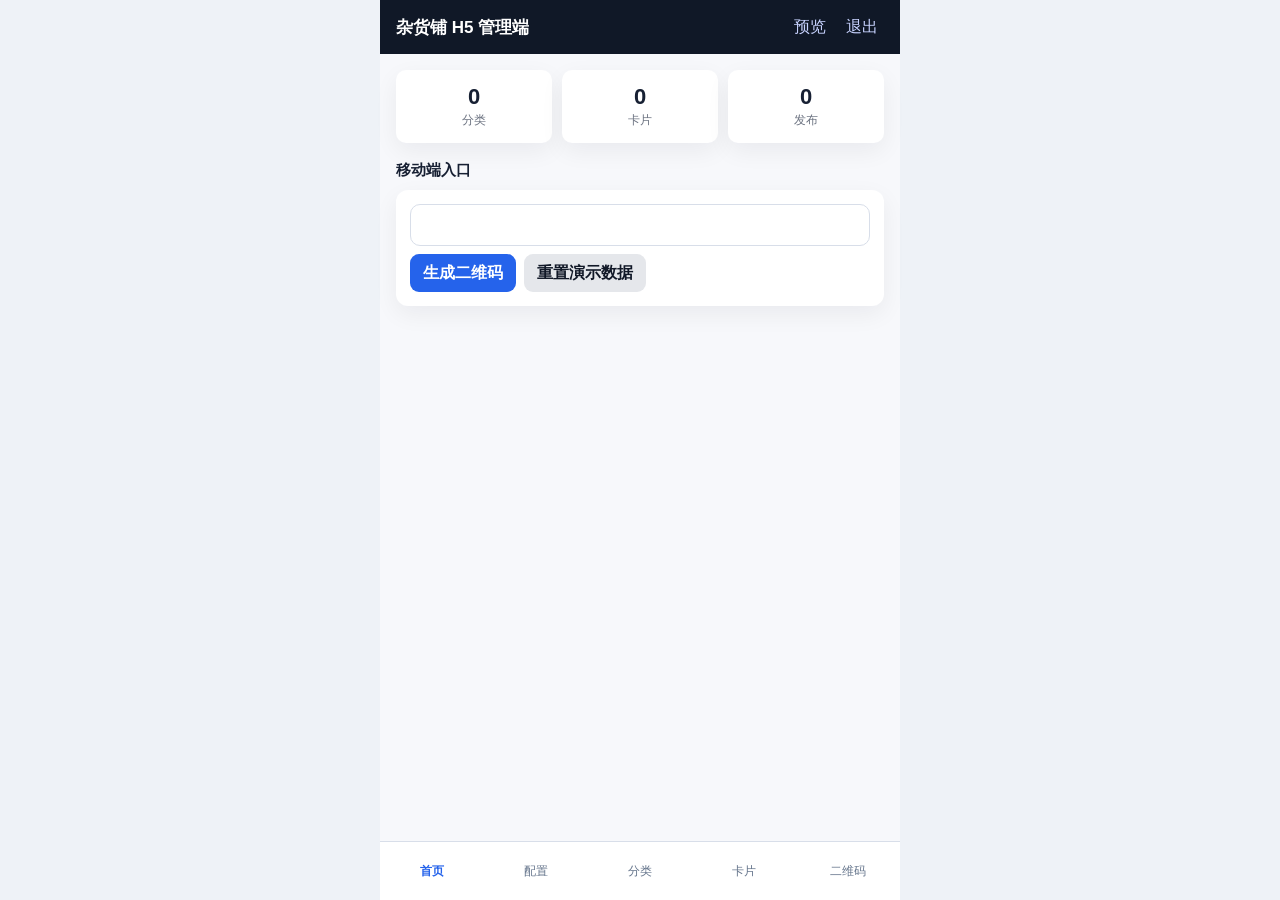
<file: admin-h5/index.html>
<!doctype html>
<html lang="zh-CN">
<head>
    <meta charset="utf-8">
    <meta name="viewport" content="width=device-width, initial-scale=1.0">
    <title>杂货铺 H5 管理端</title>
    <link rel="stylesheet" href="assets/css/admin.css">
</head>
<body>
    <div class="app">
        <header class="topbar">
            <h1>杂货铺 H5 管理端</h1>
            <div class="topbar-actions">
                <a href="http://localhost:5100/login.html" target="_blank">预览</a>
                <button type="button" id="logoutBtn">退出</button>
            </div>
        </header>

        <section class="page active" data-page="home">
            <div class="metric-grid">
                <div class="metric"><strong id="categoryCount">0</strong><span>分类</span></div>
                <div class="metric"><strong id="cardCount">0</strong><span>卡片</span></div>
                <div class="metric"><strong id="publishedCount">0</strong><span>发布</span></div>
            </div>
            <h2 class="section-title">移动端入口</h2>
            <div class="card">
                <a class="preview-frame" id="mobileLink" href="../mobile/login.html" target="_blank"></a>
                <div class="actions">
                    <button class="btn" data-go="qrcode">生成二维码</button>
                    <button class="btn secondary" id="resetDemo">重置演示数据</button>
                </div>
            </div>
        </section>

        <section class="page" data-page="config">
            <form class="card" id="configForm">
                <div class="field"><label>店铺名称</label><input class="input" name="siteName"></div>
                <div class="field"><label>副标题</label><input class="input" name="subtitle"></div>
                <div class="field"><label>说明文案</label><textarea class="textarea" name="description"></textarea></div>
                <div class="field"><label>全站访问密码</label><input class="input" name="accessPassword" maxlength="12"></div>
                <div class="field"><label>原后台密码</label><input class="input" name="currentPassword" type="password" autocomplete="current-password" placeholder="不改密码可留空"></div>
                <div class="row">
                    <div class="field"><label>新后台密码</label><input class="input" name="newAdminPassword" type="password" autocomplete="new-password" maxlength="24"></div>
                    <div class="field"><label>确认新密码</label><input class="input" name="confirmAdminPassword" type="password" autocomplete="new-password" maxlength="24"></div>
                </div>
                <div class="field">
                    <label><input type="checkbox" name="passwordEnabled"> 启用移动端访问密码</label>
                </div>
                <button class="btn block" type="submit">保存配置</button>
            </form>
        </section>

        <section class="page" data-page="categories">
            <button class="btn block" id="newCategory">新增分类</button>
            <h2 class="section-title">分类列表</h2>
            <div class="list" id="categoryList"></div>
        </section>

        <section class="page" data-page="cards">
            <button class="btn block" id="newCard">新增卡片</button>
            <h2 class="section-title">卡片列表</h2>
            <div class="list" id="cardList"></div>
        </section>

        <section class="page" data-page="qrcode">
            <div class="card">
                <div class="field"><label>分享链接</label><input class="input" id="qrText"></div>
                <button class="btn block" id="makeQr">生成二维码</button>
            </div>
            <div class="qr-box" id="qrBox"></div>
        </section>

        <nav class="bottom-nav">
            <button class="active" data-nav="home">首页</button>
            <button data-nav="config">配置</button>
            <button data-nav="categories">分类</button>
            <button data-nav="cards">卡片</button>
            <button data-nav="qrcode">二维码</button>
        </nav>
    </div>

    <div class="modal" id="categoryModal">
        <form class="modal-panel" id="categoryForm">
            <h2 class="section-title">分类编辑</h2>
            <input type="hidden" name="id">
            <div class="field"><label>分类名称</label><input class="input" name="name" required></div>
                <div class="field"><label>分类标识</label><input class="input" name="slug"></div>
            <div class="field"><label>排序</label><input class="input" name="sort" type="number"></div>
            <div class="field"><label><input type="checkbox" name="enabled"> 启用</label></div>
            <div class="row"><button class="btn secondary" type="button" data-close="categoryModal">取消</button><button class="btn" type="submit">保存</button></div>
        </form>
    </div>

    <div class="modal" id="cardModal">
        <form class="modal-panel" id="cardForm">
            <h2 class="section-title">卡片编辑</h2>
            <input type="hidden" name="id">
            <input type="hidden" name="cover">
            <div class="row">
                <div class="field"><label>分类</label><select class="select" name="categoryId"></select></div>
                <div class="field"><label>状态</label><select class="select" name="status"><option value="0">草稿</option><option value="1">已发布</option><option value="2">隐藏</option></select></div>
            </div>
            <div class="field"><label>标题</label><input class="input" name="title" required></div>
            <div class="field"><label>简介</label><input class="input" name="summary" required></div>
            <div class="row">
                <div class="field"><label>排序</label><input class="input" name="sort" type="number"></div>
                <div class="field"><label>标签</label><input class="input" name="tags" placeholder="逗号分隔"></div>
            </div>
            <div class="field">
                <label>封面图</label>
                <div class="row">
                    <img class="cover-preview" id="coverPreview" alt="">
                    <input class="input" id="coverFile" type="file" accept="image/*">
                </div>
            </div>
            <div class="field">
                <label>富文本内容</label>
                <div class="editor-toolbar">
                    <button type="button" data-command="bold">加粗</button>
                    <button type="button" data-command="insertUnorderedList">列表</button>
                    <button type="button" id="insertLink">链接</button>
                    <label>插图<input id="contentImage" type="file" accept="image/*" hidden></label>
                </div>
                <div class="rich-editor" id="richEditor" contenteditable="true"></div>
            </div>
            <div class="row"><button class="btn secondary" type="button" data-close="cardModal">取消</button><button class="btn" type="submit">保存</button></div>
        </form>
    </div>

    <script src="assets/js/admin-api.js"></script>
</body>
</html>
</file>
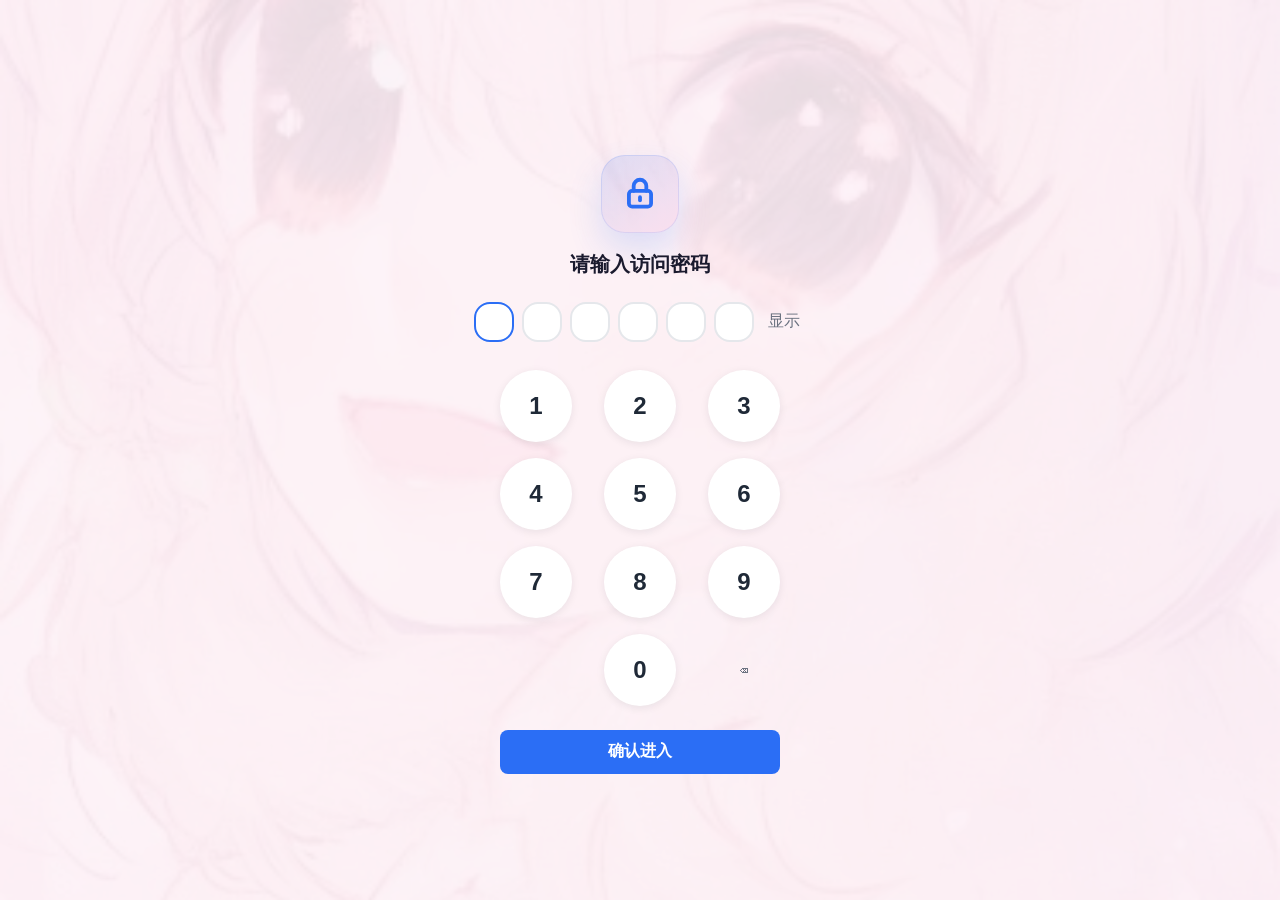
<file: mobile-h5/index.html>
<!doctype html>
<html lang="zh-CN">
<head>
    <meta charset="utf-8">
    <meta name="viewport" content="width=device-width, initial-scale=1.0">
    <title>分类卡片</title>
    <link rel="stylesheet" href="assets/css/mobile.css">
</head>
<body class="phone-page">
    <header class="mobile-header" id="siteName"></header>
    <main class="list-layout">
        <aside class="category-nav" id="categoryNav"></aside>
        <section class="card-area">
            <div class="card-grid" id="cardGrid"></div>
            <div class="empty-state" id="emptyState" hidden>暂无内容</div>
        </section>
    </main>
    <script src="js/mobile.js"></script>
    <script>
        // 登录状态检查：未登录则跳转
        if (!window.__WECHAT_BROWSER_GUIDE_ACTIVE__ && !mobileStore.token) {
            location.href = "login.html";
        }
        if (!window.__WECHAT_BROWSER_GUIDE_ACTIVE__) {
        let active = "";
        let categories = [];

        async function renderCategories() {
            document.getElementById("categoryNav").innerHTML = [
                `<div class="category-item ${active === "" ? "active" : ""}" data-id="">全部</div>`,
                ...categories.map(category => `<div class="category-item ${String(active) === String(category.id) ? "active" : ""}" data-id="${category.id}">${escapeHtml(category.name)}</div>`)
            ].join("");
        }

        async function renderCards() {
            const query = active ? `?categoryId=${active}` : "";
            const cards = await apiGet(`/api/mobile/cards${query}`);
            if (!cards) return;
            document.getElementById("emptyState").hidden = cards.length > 0;
            document.getElementById("cardGrid").innerHTML = cards.map(card => `
                <article class="product-card" data-id="${card.id}">
                    <img src="${mediaUrl(card.coverImageUrl)}" alt="${escapeHtml(card.title)}">
                    <h2>${escapeHtml(card.title)}</h2>
                    <p>${escapeHtml(card.summary)}</p>
                </article>
            `).join("");
        }

        document.getElementById("categoryNav").addEventListener("click", event => {
            const item = event.target.closest(".category-item");
            if (!item) return;
            active = item.dataset.id;
            renderCategories();
            renderCards();
        });
        document.getElementById("cardGrid").addEventListener("click", event => {
            const card = event.target.closest(".product-card");
            if (card) location.href = `detail.html?id=${encodeURIComponent(card.dataset.id)}`;
        });

        (async function init() {
            const config = await getConfig();
            setText("siteName", config.siteName);
            categories = await apiGet("/api/mobile/categories") || [];
            await renderCategories();
            await renderCards();
        })();
        }
    </script>
</body>
</html>
</file>
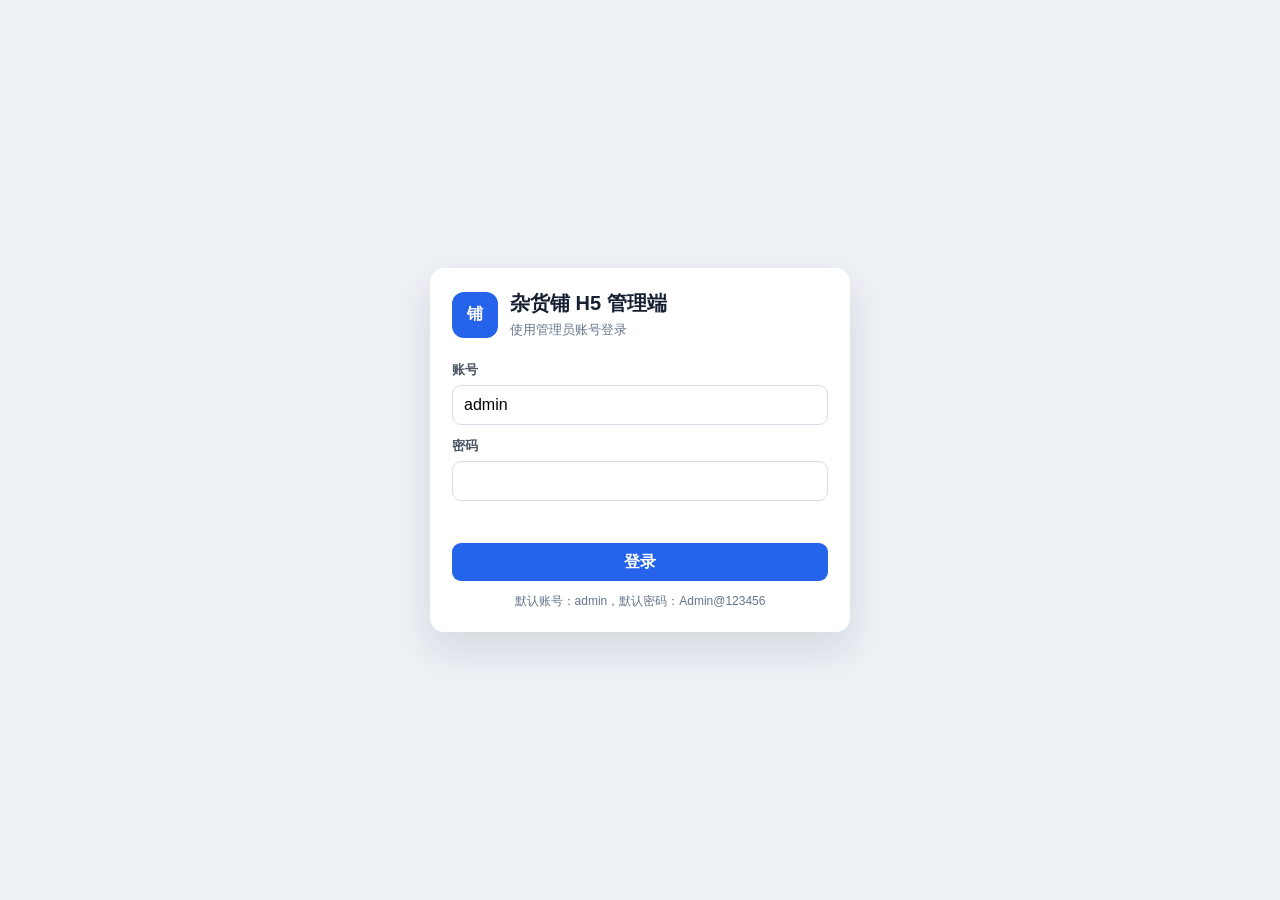
<file: admin-h5/login.html>
<!doctype html>
<html lang="zh-CN">
<head>
    <meta charset="utf-8">
    <meta name="viewport" content="width=device-width, initial-scale=1.0">
    <title>管理端登录</title>
    <link rel="stylesheet" href="assets/css/admin.css">
</head>
<body class="login-page">
    <main class="login-shell">
        <form class="login-panel" id="loginForm">
            <div class="login-heading">
                <span class="login-mark">铺</span>
                <div>
                    <h1>杂货铺 H5 管理端</h1>
                    <p>使用管理员账号登录</p>
                </div>
            </div>
            <div class="field">
                <label>账号</label>
                <input class="input" name="username" value="admin" autocomplete="username" required>
            </div>
            <div class="field">
                <label>密码</label>
                <input class="input" name="password" type="password" autocomplete="current-password" required autofocus>
            </div>
            <div class="login-error" id="loginError" role="alert"></div>
            <button class="btn block" type="submit">登录</button>
            <p class="login-tip">默认账号：admin，默认密码：Admin@123456</p>
        </form>
    </main>
    <script src="assets/js/admin-login.js"></script>
</body>
</html>
</file>
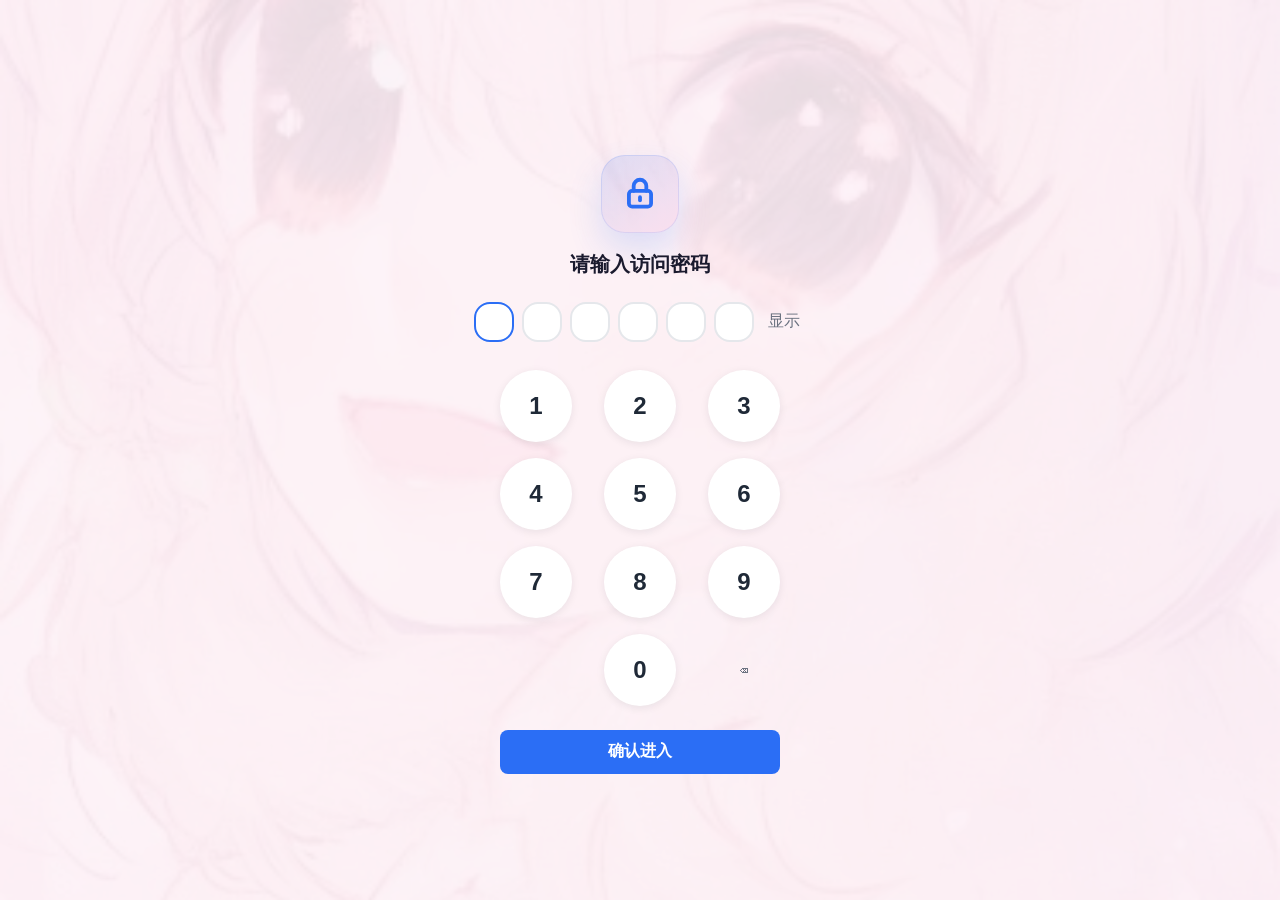
<file: mobile-h5/detail.html>
<!doctype html>
<html lang="zh-CN">
<head>
    <meta charset="utf-8">
    <meta name="viewport" content="width=device-width, initial-scale=1.0">
    <title>详情</title>
    <link rel="stylesheet" href="assets/css/mobile.css">
</head>
<body class="phone-page">
    <header class="mobile-header">
        <a class="back-btn" href="index.html">‹</a>
        <span>文章详情</span>
    </header>
    <main class="detail-main">
        <h1 class="detail-title" id="title"></h1>
        <div class="tag-row" id="tags"></div>
        <div class="divider"></div>
        <article class="content-body" id="content"></article>
    </main>
    <script src="js/mobile.js"></script>
    <script>
        // 登录状态检查：未登录则跳转
        if (!window.__WECHAT_BROWSER_GUIDE_ACTIVE__ && !mobileStore.token) {
            location.href = "login.html";
        }
        if (!window.__WECHAT_BROWSER_GUIDE_ACTIVE__) {
        const id = new URLSearchParams(location.search).get("id");
        (async function init() {
            const card = await apiGet(`/api/mobile/cards/${id}`);
            if (!card) return;
            document.title = card.title;
            document.getElementById("title").textContent = card.title;
            document.getElementById("tags").innerHTML = (card.tags || []).map(tag => `<span class="tag">#${escapeHtml(tag)}</span>`).join("");
            document.getElementById("content").innerHTML = rewriteMediaUrls(card.contentHtml || "");
        })();
        }
    </script>
</body>
</html>
</file>
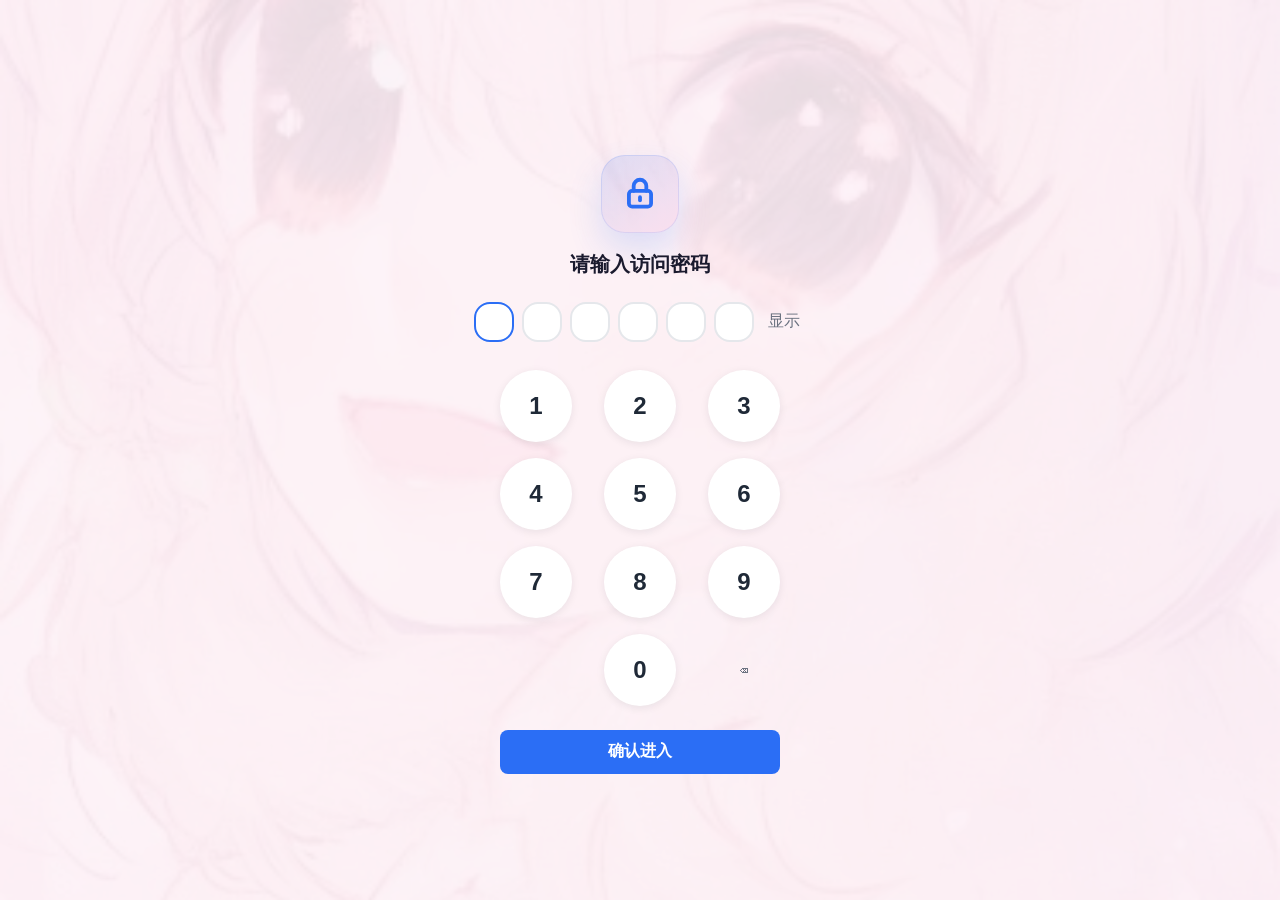
<file: mobile-h5/login.html>
<!doctype html>
<html lang="zh-CN">
<head>
    <meta charset="utf-8">
    <meta name="viewport" content="width=device-width, initial-scale=1.0">
    <title>访问验证</title>
    <link rel="stylesheet" href="assets/css/mobile.css">
</head>
<body class="password-page">
    <div class="password-bg"></div>
    <main class="password-main">
        <section>
            <h1 class="store-title" id="siteName"></h1>
            <p class="store-subtitle" id="subtitle"></p>
            <p class="store-description" id="description"></p>
        </section>
        <div class="lock-mark" aria-hidden="true">
            <svg viewBox="0 0 24 24">
                <rect x="5" y="10" width="14" height="10" rx="2"></rect>
                <path d="M8 10V7a4 4 0 0 1 8 0v3"></path>
                <path d="M12 14v2"></path>
            </svg>
        </div>
        <h2 class="password-title">请输入访问密码</h2>
        <div class="code-row" id="codeRow">
            <div class="code-box active"></div><div class="code-box"></div><div class="code-box"></div>
            <div class="code-box"></div><div class="code-box"></div><div class="code-box"></div>
            <button class="eye-btn" type="button" id="toggleVisible">显示</button>
        </div>
        <div class="keypad" id="keypad">
            <button class="num-btn" type="button" data-num="1">1</button><button class="num-btn" type="button" data-num="2">2</button><button class="num-btn" type="button" data-num="3">3</button>
            <button class="num-btn" type="button" data-num="4">4</button><button class="num-btn" type="button" data-num="5">5</button><button class="num-btn" type="button" data-num="6">6</button>
            <button class="num-btn" type="button" data-num="7">7</button><button class="num-btn" type="button" data-num="8">8</button><button class="num-btn" type="button" data-num="9">9</button>
            <span></span><button class="num-btn" type="button" data-num="0">0</button><button class="delete-btn" type="button" id="deleteNum">⌫</button>
        </div>
        <button class="primary-action" type="button" id="confirmBtn">确认进入</button>
        <div class="error-text" id="errorText"></div>
    </main>
    <script src="js/mobile.js"></script>
    <script>
        if (!window.__WECHAT_BROWSER_GUIDE_ACTIVE__) {
        const digits = [];
        let visible = false;
        const boxes = [...document.querySelectorAll(".code-box")];
        const row = document.getElementById("codeRow");
        const errorText = document.getElementById("errorText");

        function renderCode() {
            boxes.forEach((box, index) => {
                box.classList.toggle("filled", index < digits.length);
                box.classList.toggle("active", index === digits.length && digits.length < boxes.length);
                box.textContent = index < digits.length ? (visible ? digits[index] : "●") : "";
            });
        }

        function showError(message) {
            errorText.textContent = message;
            row.classList.add("shake");
            setTimeout(() => row.classList.remove("shake"), 500);
        }

        document.getElementById("keypad").addEventListener("click", event => {
            const num = event.target.dataset.num;
            if (!num || digits.length >= 6) return;
            digits.push(num);
            errorText.textContent = "";
            renderCode();
        });
        document.getElementById("deleteNum").addEventListener("click", () => {
            digits.pop();
            renderCode();
        });
        document.getElementById("toggleVisible").addEventListener("click", event => {
            visible = !visible;
            event.target.textContent = visible ? "隐藏" : "显示";
            renderCode();
        });
        document.getElementById("confirmBtn").addEventListener("click", async () => {
            if (digits.length < 6) {
                showError("请输入完整 6 位密码");
                return;
            }
            const response = await fetch(apiUrl("/api/mobile/access/verify"), {
                method: "POST",
                headers: { "Content-Type": "application/json" },
                body: JSON.stringify({ password: digits.join("") })
            });
            if (!response.ok) {
                showError("密码错误，请重新输入");
                digits.splice(0, digits.length);
                renderCode();
                return;
            }
            const result = await response.json();
            mobileStore.token = result.token;
            location.href = "index.html";
        });

        getConfig().then(config => {
            setText("siteName", config.siteName);
            setText("subtitle", config.siteSubtitle);
            setText("description", config.siteDescription);
            if (!config.accessPasswordEnabled) location.href = "index.html";
        });
        renderCode();
        }
    </script>
</body>
</html>
</file>
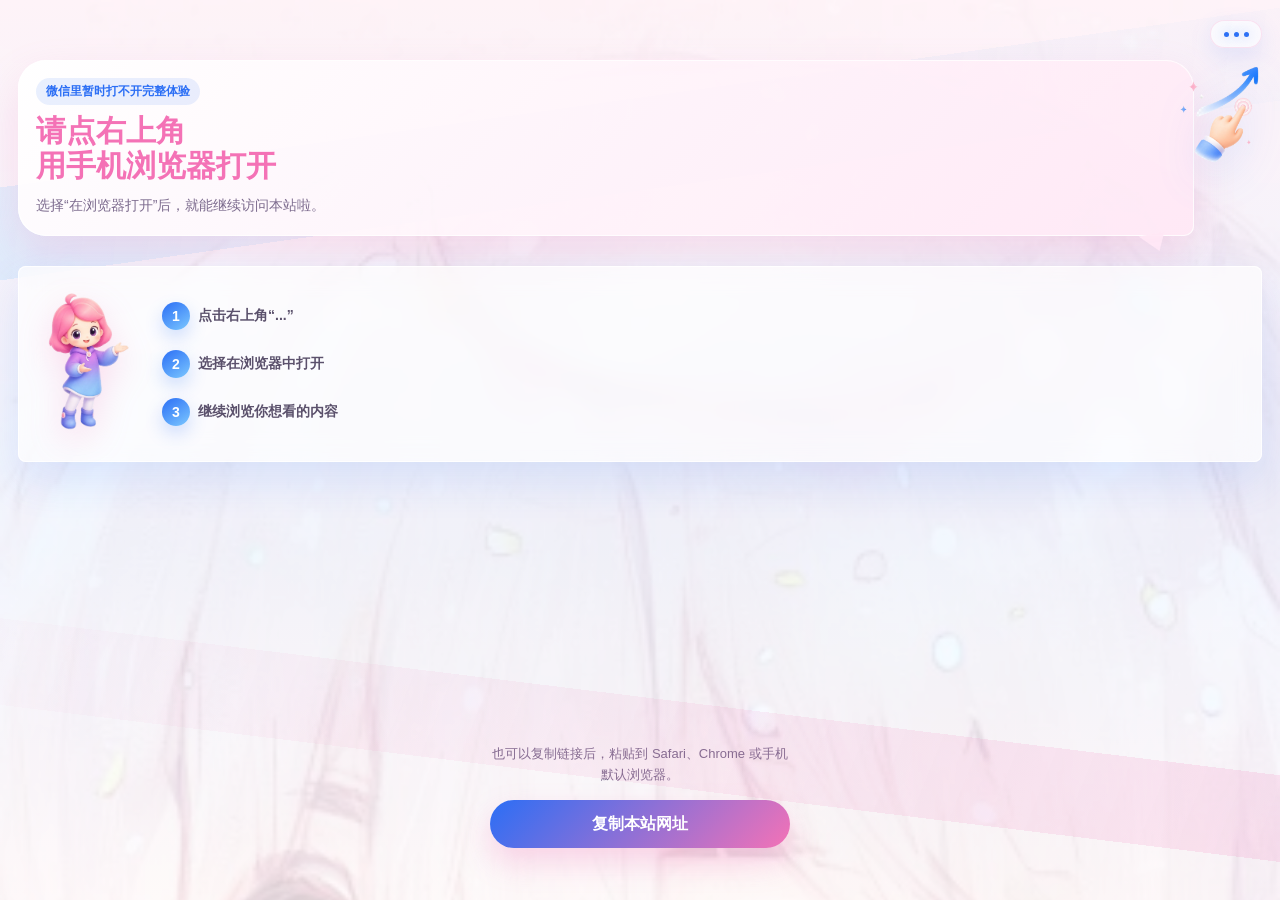
<file: mobile-h5/open-browser.html>
<!doctype html>
<html lang="zh-CN">
<head>
    <meta charset="utf-8">
    <meta name="viewport" content="width=device-width, initial-scale=1.0, viewport-fit=cover">
    <title>请使用浏览器打开</title>
    <link rel="stylesheet" href="assets/css/mobile.css">
</head>
<body class="browser-guide-page">
    <div class="password-bg"></div>
    <main class="browser-guide-main">
        <div class="browser-guide-top" aria-hidden="true">
            <span></span>
            <span></span>
            <span></span>
        </div>

        <section class="browser-guide-hero">
            <div class="browser-guide-bubble">
                <span class="guide-kicker">微信里暂时打不开完整体验</span>
                <h1>请点右上角<br>用手机浏览器打开</h1>
                <p>选择“在浏览器打开”后，就能继续访问本站啦。</p>
            </div>
            <div class="guide-arrow" aria-hidden="true">
                <span></span>
                <span></span>
                <span></span>
            </div>
        </section>

        <section class="browser-guide-card">
            <div class="guide-girl" aria-hidden="true">
                <div class="girl-hair"></div>
                <div class="girl-face">
                    <i></i>
                    <i></i>
                    <b></b>
                </div>
                <div class="girl-body"></div>
            </div>
            <div class="guide-steps">
                <div class="guide-step">
                    <strong>1</strong>
                    <span>点击右上角“...”</span>
                </div>
                <div class="guide-step">
                    <strong>2</strong>
                    <span>选择在浏览器中打开</span>
                </div>
                <div class="guide-step">
                    <strong>3</strong>
                    <span>继续浏览你想看的内容</span>
                </div>
            </div>
        </section>

        <section class="browser-copy-panel">
            <p>也可以复制链接后，粘贴到 Safari、Chrome 或手机默认浏览器。</p>
            <button class="copy-link-btn" type="button" id="copyLinkBtn">复制本站网址</button>
            <div class="copy-tip" id="copyTip" role="status" aria-live="polite"></div>
        </section>
    </main>
    <script src="js/mobile.js"></script>
    <script>
        const copyButton = document.getElementById("copyLinkBtn");
        const copyTip = document.getElementById("copyTip");
        const targetUrl = getTargetUrl();

        function getTargetUrl() {
            const redirect = new URLSearchParams(location.search).get("redirect");
            if (!redirect) return location.href;

            try {
                const target = new URL(redirect, location.href);
                if (target.origin === location.origin && !target.pathname.endsWith("/open-browser.html")) {
                    return target.href;
                }
            } catch {
                // Fall through to copying the current guide URL.
            }

            return location.href;
        }

        async function copyText(text) {
            if (navigator.clipboard && window.isSecureContext) {
                await navigator.clipboard.writeText(text);
                return;
            }

            const input = document.createElement("textarea");
            input.value = text;
            input.setAttribute("readonly", "");
            input.style.position = "fixed";
            input.style.left = "-9999px";
            document.body.appendChild(input);
            input.select();
            document.execCommand("copy");
            input.remove();
        }

        copyButton.addEventListener("click", async () => {
            try {
                await copyText(targetUrl);
                copyTip.textContent = "链接复制好啦，去浏览器粘贴打开吧。";
            } catch {
                copyTip.textContent = "复制失败，请手动复制地址栏链接。";
            }
        });
    </script>
</body>
</html>
</file>
<file: admin-h5/assets/css/admin.css>
* { box-sizing: border-box; }
body { margin: 0; min-height: 100vh; background: #eef2f7; color: #172033; font-family: -apple-system, BlinkMacSystemFont, "Segoe UI", sans-serif; }
button, input, textarea, select { font: inherit; }
button { cursor: pointer; }
.app { min-height: 100vh; max-width: 520px; margin: 0 auto; padding-bottom: 76px; background: #f7f8fb; }
.topbar { position: sticky; top: 0; z-index: 20; display: flex; align-items: center; justify-content: space-between; height: 54px; padding: 0 16px; background: #101827; color: #fff; }
.topbar h1 { margin: 0; font-size: 17px; font-weight: 800; }
.topbar a, .topbar button { border: 0; background: transparent; color: #c7d2fe; text-decoration: none; }
.topbar-actions { display: flex; align-items: center; gap: 14px; }
.page { display: none; padding: 16px; }
.page.active { display: block; }
.card { margin-bottom: 14px; padding: 14px; border-radius: 12px; background: #fff; box-shadow: 0 8px 24px rgba(15,23,42,.06); }
.metric-grid { display: grid; grid-template-columns: repeat(3,1fr); gap: 10px; }
.metric { padding: 14px 8px; border-radius: 10px; background: #fff; text-align: center; box-shadow: 0 8px 24px rgba(15,23,42,.06); }
.metric strong { display: block; font-size: 22px; }
.metric span { color: #6b7280; font-size: 12px; }
.section-title { margin: 18px 0 10px; font-size: 15px; font-weight: 800; }
.field { margin-bottom: 12px; }
.field label { display: block; margin-bottom: 6px; color: #4b5563; font-size: 13px; font-weight: 700; }
.input, .select, .textarea { width: 100%; border: 1px solid #d8dee9; border-radius: 9px; background: #fff; padding: 10px 11px; outline: none; }
.textarea { min-height: 86px; resize: vertical; }
.row { display: flex; gap: 10px; }
.row > * { flex: 1; }
.btn { display: inline-flex; align-items: center; justify-content: center; min-height: 38px; border: 0; border-radius: 9px; padding: 0 13px; background: #2563eb; color: #fff; font-weight: 800; text-decoration: none; }
.btn.secondary { background: #e5e7eb; color: #111827; }
.btn.danger { background: #ef4444; }
.btn.ghost { border: 1px solid #d8dee9; background: #fff; color: #111827; }
.btn.block { width: 100%; }
.list { display: grid; gap: 10px; }
.list-item { display: flex; gap: 12px; align-items: center; padding: 12px; border-radius: 12px; background: #fff; box-shadow: 0 8px 24px rgba(15,23,42,.06); }
.list-item img { width: 62px; height: 62px; object-fit: cover; border-radius: 10px; background: #e5e7eb; }
.list-main { min-width: 0; flex: 1; }
.list-main strong { display: block; overflow: hidden; white-space: nowrap; text-overflow: ellipsis; }
.list-main small { display: block; color: #6b7280; overflow: hidden; white-space: nowrap; text-overflow: ellipsis; }
.pill { display: inline-flex; padding: 3px 7px; border-radius: 999px; background: #e8f0fe; color: #2563eb; font-size: 12px; }
.actions { display: flex; gap: 8px; flex-wrap: wrap; margin-top: 8px; }
.editor-toolbar { display: flex; flex-wrap: wrap; gap: 8px; padding: 8px; border: 1px solid #d8dee9; border-bottom: 0; border-radius: 9px 9px 0 0; background: #f8fafc; }
.editor-toolbar button, .editor-toolbar label { min-height: 30px; border: 1px solid #cbd5e1; border-radius: 7px; background: #fff; color: #111827; padding: 5px 8px; font-size: 12px; }
.rich-editor { min-height: 220px; padding: 12px; border: 1px solid #d8dee9; border-radius: 0 0 9px 9px; background: #fff; outline: none; line-height: 1.7; }
.rich-editor figure { margin: 12px 0; }
.rich-editor img { display: block; max-width: 100%; height: auto; border-radius: 8px; }
.rich-editor figcaption { color: #6b7280; font-size: 12px; text-align: center; }
.bottom-nav { position: fixed; z-index: 30; left: 50%; bottom: 0; display: grid; width: min(520px,100%); transform: translateX(-50%); grid-template-columns: repeat(5,1fr); border-top: 1px solid #d8dee9; background: rgba(255,255,255,.96); backdrop-filter: blur(10px); }
.bottom-nav button { height: 58px; border: 0; background: transparent; color: #64748b; font-size: 12px; }
.bottom-nav button.active { color: #2563eb; font-weight: 800; }
.modal { position: fixed; inset: 0; z-index: 50; display: none; background: rgba(15,23,42,.42); }
.modal.active { display: block; }
.modal-panel { position: absolute; left: 50%; bottom: 0; width: min(520px,100%); max-height: 88vh; overflow-y: auto; transform: translateX(-50%); border-radius: 18px 18px 0 0; background: #f7f8fb; padding: 16px; }
.qr-box { display: grid; place-items: center; min-height: 260px; border-radius: 12px; background: #fff; }
.qr-box img, .qr-box canvas { width: 220px; height: 220px; image-rendering: pixelated; }
.preview-frame { display: block; width: 100%; min-height: 42px; border-radius: 10px; border: 1px solid #d8dee9; background: #fff; padding: 10px; color: #2563eb; text-decoration: none; word-break: break-all; }
.cover-preview { width: 100%; height: 104px; object-fit: contain; padding: 4px; border: 1px solid #d8dee9; border-radius: 12px; background: #fff; }
.empty { padding: 24px 0; color: #6b7280; text-align: center; }
.login-page { background: #eef2f7; }
.login-shell { display: grid; min-height: 100vh; place-items: center; padding: 22px; }
.login-panel { width: min(420px,100%); padding: 22px; border-radius: 14px; background: #fff; box-shadow: 0 18px 44px rgba(15,23,42,.12); }
.login-heading { display: flex; align-items: center; gap: 12px; margin-bottom: 22px; }
.login-heading h1 { margin: 0; font-size: 20px; }
.login-heading p { margin: 4px 0 0; color: #64748b; font-size: 13px; }
.login-mark { display: grid; width: 46px; height: 46px; place-items: center; border-radius: 12px; background: #2563eb; color: #fff; font-weight: 900; }
.login-error { min-height: 22px; margin: -2px 0 10px; color: #dc2626; font-size: 13px; }
.login-tip { margin: 12px 0 0; color: #64748b; font-size: 12px; text-align: center; }
</file>
<file: mobile-h5/assets/css/mobile.css>
* { box-sizing: border-box; }
html { width: 100%; overflow-x: hidden; }
body { width: 100%; margin: 0; overflow-x: hidden; font-family: -apple-system, BlinkMacSystemFont, "Segoe UI", sans-serif; }
button, input, textarea, select { font: inherit; }

.phone-page { min-height: 100vh; background: #1f2937; color: #f9fafb; }
.mobile-header { position: fixed; inset: 0 0 auto; z-index: 10; height: 44px; display: flex; align-items: center; justify-content: center; background: #1f2937; box-shadow: 0 1px 0 rgba(255,255,255,.05); font-size: 18px; font-weight: 800; }
.password-page { min-height: 100vh; overflow: hidden; background: #fdf2f8; color: #1a1a2e; }
.password-bg { position: fixed; inset: 0; opacity: .1; background: url("../img/password-bg.png") center/cover; }
.password-main { position: relative; z-index: 1; display: flex; min-height: 100vh; flex-direction: column; align-items: center; justify-content: center; padding: 42px 20px 34px; text-align: center; }
.store-title { margin: 0 0 8px; color: #f472b6; font-size: 30px; font-weight: 800; }
.store-subtitle, .store-description { margin: 0 0 4px; color: #ec4899; font-size: 14px; }
.lock-mark { display: grid; width: 78px; height: 78px; margin: 32px 0 18px; place-items: center; border-radius: 24px; background: linear-gradient(145deg, rgba(43,110,245,.14), rgba(244,114,182,.14)); color: #2b6ef5; box-shadow: 0 16px 34px rgba(43,110,245,.16), inset 0 0 0 1px rgba(43,110,245,.12); }
.lock-mark svg { width: 38px; height: 38px; stroke: currentColor; stroke-width: 2.4; fill: none; stroke-linecap: round; stroke-linejoin: round; }
.password-title { margin: 0 0 24px; font-size: 20px; }
.code-row { display: flex; align-items: center; gap: 8px; margin-bottom: 28px; }
.code-box { display: grid; width: 40px; height: 40px; place-items: center; border: 2px solid #e5e7eb; border-radius: 16px; background: #fff; font-weight: 800; }
.code-box.active { border-color: #2b6ef5; }
.code-box.filled { border-color: #2b6ef5; background: #2b6ef5; color: #fff; }
.eye-btn, .delete-btn { border: 0; background: transparent; color: #6b7280; }
.keypad { display: grid; width: 280px; grid-template-columns: repeat(3,72px); justify-content: space-between; gap: 16px 0; margin-bottom: 24px; }
.num-btn { width: 72px; height: 72px; border: 0; border-radius: 999px; background: #fff; box-shadow: 0 2px 8px rgba(15,23,42,.08); color: #1f2937; font-size: 24px; font-weight: 700; }
.primary-action { width: 280px; height: 44px; border: 0; border-radius: 8px; background: #2b6ef5; color: #fff; font-size: 16px; font-weight: 800; }
.error-text { height: 20px; color: #ff4d4f; font-size: 12px; }
.shake { animation: shake .5s ease-in-out; }
@keyframes shake { 0%,100%{transform:translateX(0)} 20%{transform:translateX(-8px)} 40%{transform:translateX(8px)} 60%{transform:translateX(-5px)} 80%{transform:translateX(5px)} }

.browser-guide-page { min-height: 100vh; overflow: hidden; background: linear-gradient(180deg, #fff7fb 0%, #eef6ff 52%, #fff 100%); color: #2f2442; }
.browser-guide-page .password-bg { opacity: .2; background-position: center top; }
.browser-guide-main { position: relative; z-index: 1; display: flex; min-height: 100vh; flex-direction: column; justify-content: space-between; padding: max(20px, env(safe-area-inset-top)) 18px max(22px, env(safe-area-inset-bottom)); }
.browser-guide-main::before { content: ""; position: fixed; top: 84px; left: -28px; width: 120%; height: 92px; background: linear-gradient(105deg, rgba(124,200,255,.18), rgba(255,255,255,0)); transform: rotate(-8deg); pointer-events: none; }
.browser-guide-main::after { content: ""; position: fixed; right: -38px; bottom: 128px; width: 120%; height: 86px; background: linear-gradient(105deg, rgba(255,255,255,0), rgba(244,114,182,.16)); transform: rotate(7deg); pointer-events: none; }
.browser-guide-top { align-self: flex-end; display: flex; gap: 5px; width: 52px; height: 28px; align-items: center; justify-content: center; border-radius: 999px; background: rgba(255,255,255,.76); box-shadow: 0 8px 24px rgba(43,110,245,.12), inset 0 0 0 1px rgba(244,114,182,.18); }
.browser-guide-top span { width: 5px; height: 5px; border-radius: 999px; background: #2b6ef5; box-shadow: 0 0 12px rgba(43,110,245,.45); }
.browser-guide-hero { position: relative; margin-top: 12px; padding-right: 68px; }
.browser-guide-bubble { position: relative; padding: 18px 18px 20px; border-radius: 28px 28px 10px 28px; background: linear-gradient(135deg, rgba(255,255,255,.94), rgba(255,232,245,.94)); box-shadow: 0 18px 42px rgba(244,114,182,.18), inset 0 0 0 1px rgba(255,255,255,.8); }
.browser-guide-bubble::after { content: ""; position: absolute; right: 28px; bottom: -16px; border-width: 18px 8px 0 18px; border-style: solid; border-color: rgba(255,232,245,.94) transparent transparent transparent; transform: rotate(-10deg); }
.guide-kicker { display: inline-flex; margin-bottom: 8px; padding: 5px 10px; border-radius: 999px; background: rgba(43,110,245,.1); color: #2b6ef5; font-size: 12px; font-weight: 800; }
.browser-guide-bubble h1 { margin: 0; color: #f472b6; font-size: 30px; line-height: 1.18; letter-spacing: 0; }
.browser-guide-bubble p { margin: 10px 0 0; color: #7c6b8e; font-size: 14px; line-height: 1.6; }
.guide-arrow { position: absolute; top: -24px; right: -18px; z-index: 2; width: 122px; height: 152px; background: url("../img/open-browser-1.png") center/contain no-repeat; pointer-events: none; filter: drop-shadow(0 14px 22px rgba(43,110,245,.14)); }
.guide-arrow::before, .guide-arrow::after { content: none; }
.guide-arrow span { display: none; }
.browser-guide-card { display: grid; grid-template-columns: 118px minmax(0, 1fr); gap: 12px; align-items: center; margin: 30px 0 22px; padding: 14px; border-radius: 8px; background: rgba(255,255,255,.68); box-shadow: 0 18px 44px rgba(43,110,245,.12), inset 0 0 0 1px rgba(255,255,255,.86); backdrop-filter: blur(12px); }
.guide-girl { position: relative; width: 118px; height: 168px; background: url("../img/open-browser-2.png") center/contain no-repeat; filter: drop-shadow(0 12px 16px rgba(244,114,182,.22)); }
.guide-girl > * { display: none; }
.girl-hair { position: absolute; left: 14px; top: 8px; width: 98px; height: 106px; border-radius: 46px 46px 34px 34px; background: linear-gradient(145deg, #ffdceb, #fff2f8 48%, #bfe3ff); box-shadow: inset -10px -6px 0 rgba(244,114,182,.18); }
.girl-hair::before, .girl-hair::after { content: ""; position: absolute; top: 20px; width: 34px; height: 72px; border-radius: 999px; background: linear-gradient(180deg, #fff5fb, #ffd7e9); }
.girl-hair::before { left: -8px; transform: rotate(14deg); }
.girl-hair::after { right: -8px; transform: rotate(-14deg); }
.girl-face { position: absolute; left: 28px; top: 44px; width: 70px; height: 62px; border-radius: 28px 28px 32px 32px; background: #fff2ea; box-shadow: inset 0 -5px 0 rgba(255,190,196,.22); }
.girl-face i { position: absolute; top: 23px; width: 13px; height: 18px; border-radius: 999px; background: radial-gradient(circle at 35% 32%, #fff 0 18%, #8c4f8f 20% 100%); }
.girl-face i:first-child { left: 16px; }
.girl-face i:nth-child(2) { right: 16px; }
.girl-face b { position: absolute; left: 30px; bottom: 13px; width: 12px; height: 6px; border-radius: 0 0 999px 999px; background: #f472b6; }
.girl-body { position: absolute; left: 29px; bottom: 8px; width: 70px; height: 60px; border-radius: 24px 24px 18px 18px; background: linear-gradient(145deg, #f472b6, #7cc8ff); }
.girl-body::before, .girl-body::after { content: ""; position: absolute; top: 18px; width: 30px; height: 12px; border-radius: 999px; background: #fff3f8; }
.girl-body::before { left: -20px; transform: rotate(-28deg); }
.girl-body::after { right: -20px; transform: rotate(28deg); }
.guide-steps { display: grid; gap: 10px; min-width: 0; }
.guide-step { display: grid; grid-template-columns: 28px minmax(0, 1fr); gap: 8px; align-items: center; min-height: 38px; }
.guide-step strong { display: grid; width: 28px; height: 28px; place-items: center; border-radius: 999px; background: linear-gradient(145deg, #2b6ef5, #7cc8ff); color: #fff; font-size: 14px; box-shadow: 0 8px 18px rgba(43,110,245,.22); }
.guide-step span { color: #5b516c; font-size: 14px; font-weight: 700; line-height: 1.4; }
.browser-copy-panel { margin-top: auto; padding: 16px 14px 0; text-align: center; }
.browser-copy-panel p { margin: 0 auto 14px; max-width: 300px; color: #7c6b8e; font-size: 13px; line-height: 1.6; }
.copy-link-btn { width: min(100%, 300px); height: 48px; border: 0; border-radius: 999px; background: linear-gradient(135deg, #2b6ef5, #f472b6); color: #fff; font-size: 16px; font-weight: 900; box-shadow: 0 14px 30px rgba(244,114,182,.28); }
.copy-link-btn:active { transform: scale(.98); }
.copy-tip { min-height: 20px; margin-top: 10px; color: #2b6ef5; font-size: 12px; font-weight: 700; }

.list-layout { display: flex; min-height: 100vh; padding-top: 44px; overflow-x: hidden; }
.category-nav { position: fixed; top: 44px; bottom: 0; left: 0; width: 80px; overflow-y: auto; background: #374151; scrollbar-width: none; }
.category-nav::-webkit-scrollbar, .card-area::-webkit-scrollbar, .detail-main::-webkit-scrollbar { display: none; }
.category-item { padding: 13px 12px; border-radius: 0 8px 8px 0; color: #e5e7eb; cursor: pointer; font-weight: 600; line-height: 1.25; overflow-wrap: anywhere; }
.category-item.active { background: #4dabf7; color: #fff; }
.card-area { width: auto; min-width: 0; flex: 1; margin-left: 80px; padding: 20px 14px 28px; overflow-y: auto; overflow-x: hidden; }
.card-grid { display: grid; width: 100%; max-width: 420px; grid-template-columns: repeat(2, minmax(0, 1fr)); gap: 16px 12px; }
.product-card { width: 100%; min-width: 0; min-height: 194px; padding: 10px; border-radius: 12px; background: #4b5563; box-shadow: 0 8px 30px rgba(0,0,0,.2); cursor: pointer; transition: transform .15s ease; }
.product-card:active { transform: scale(.95); }
.product-card img { display: block; width: 100%; height: auto; aspect-ratio: 1; object-fit: cover; border-radius: 8px; }
.product-card h2 { margin: 10px 0 4px; overflow: hidden; color: #e5e7eb; font-size: 14px; text-overflow: ellipsis; white-space: nowrap; }
.product-card p { margin: 0; overflow: hidden; color: #9ca3af; font-size: 12px; text-overflow: ellipsis; white-space: nowrap; }
.back-btn { position: absolute; left: 8px; display: grid; width: 32px; height: 32px; place-items: center; border: 0; background: transparent; color: #fff; font-size: 24px; text-decoration: none; }
.detail-main { min-height: 100vh; padding: 68px 16px 32px; background: #1a1a2e; overflow-y: auto; }
.detail-title { margin: 0; color: #fff; font-size: 22px; line-height: 1.4; }
.tag-row { display: flex; flex-wrap: wrap; gap: 8px; margin: 12px 0 16px; }
.tag { padding: 4px 8px; border-radius: 4px; background: #e8f0fe; color: #2b6ef5; font-size: 12px; }
.divider { height: 1px; margin-bottom: 22px; background: #374151; }
.content-body { color: #e5e7eb; font-size: 15px; line-height: 1.8; }
.content-body img { width: 100%; border-radius: 8px; }
.content-body figure { margin: 18px 0; }
.content-body figcaption { margin-top: 8px; color: #9ca3af; font-size: 12px; text-align: center; }
.empty-state { color: #9ca3af; padding: 32px 0; text-align: center; }

@media (max-width: 340px) {
    .browser-guide-main { padding-right: 14px; padding-left: 14px; }
    .browser-guide-hero { padding-right: 48px; }
    .browser-guide-bubble { padding: 16px 15px 18px; }
    .browser-guide-bubble h1 { font-size: 24px; }
    .guide-arrow { top: -18px; right: -22px; width: 104px; height: 132px; }
    .browser-guide-card { grid-template-columns: 92px minmax(0, 1fr); gap: 10px; padding: 14px 12px; }
    .guide-girl { width: 92px; height: 138px; }
    .guide-step span { font-size: 13px; }
    .card-area { padding: 16px 14px 24px; }
    .card-grid { grid-template-columns: 1fr; }
}
</file>
